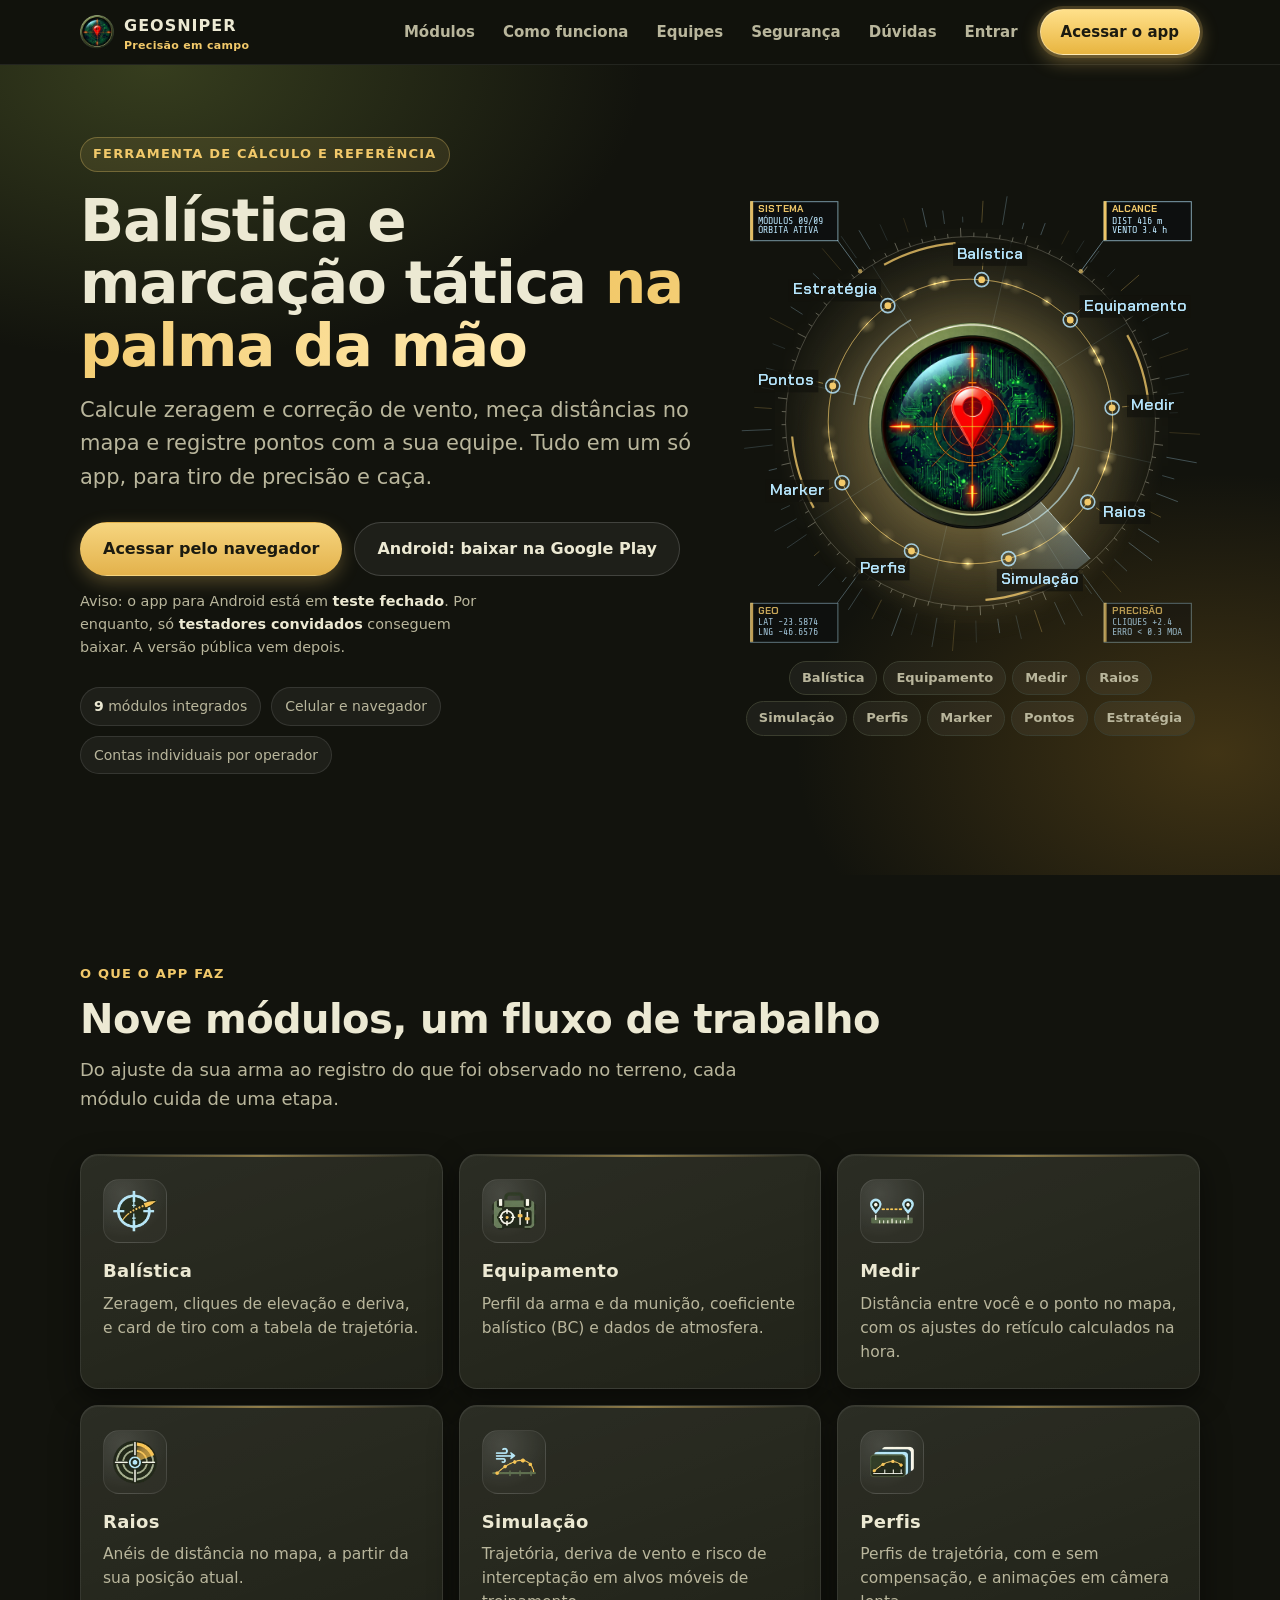
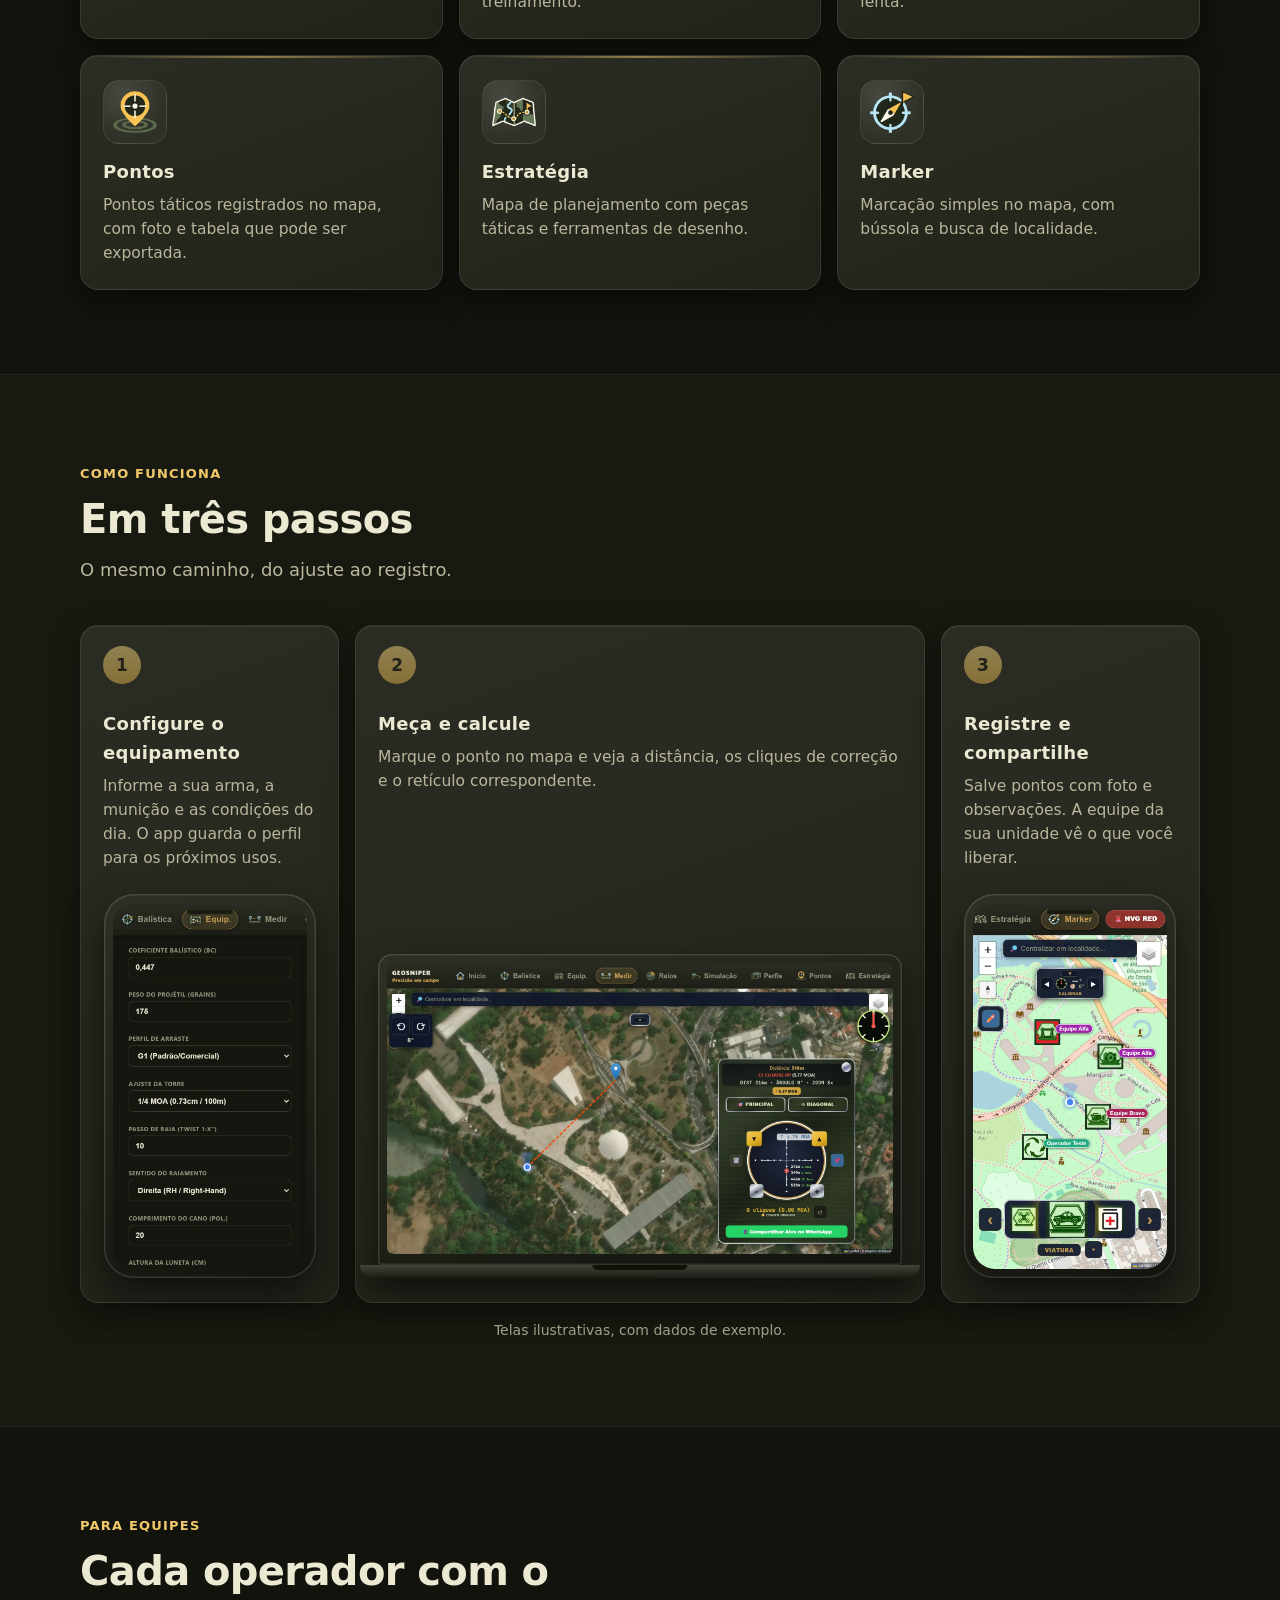
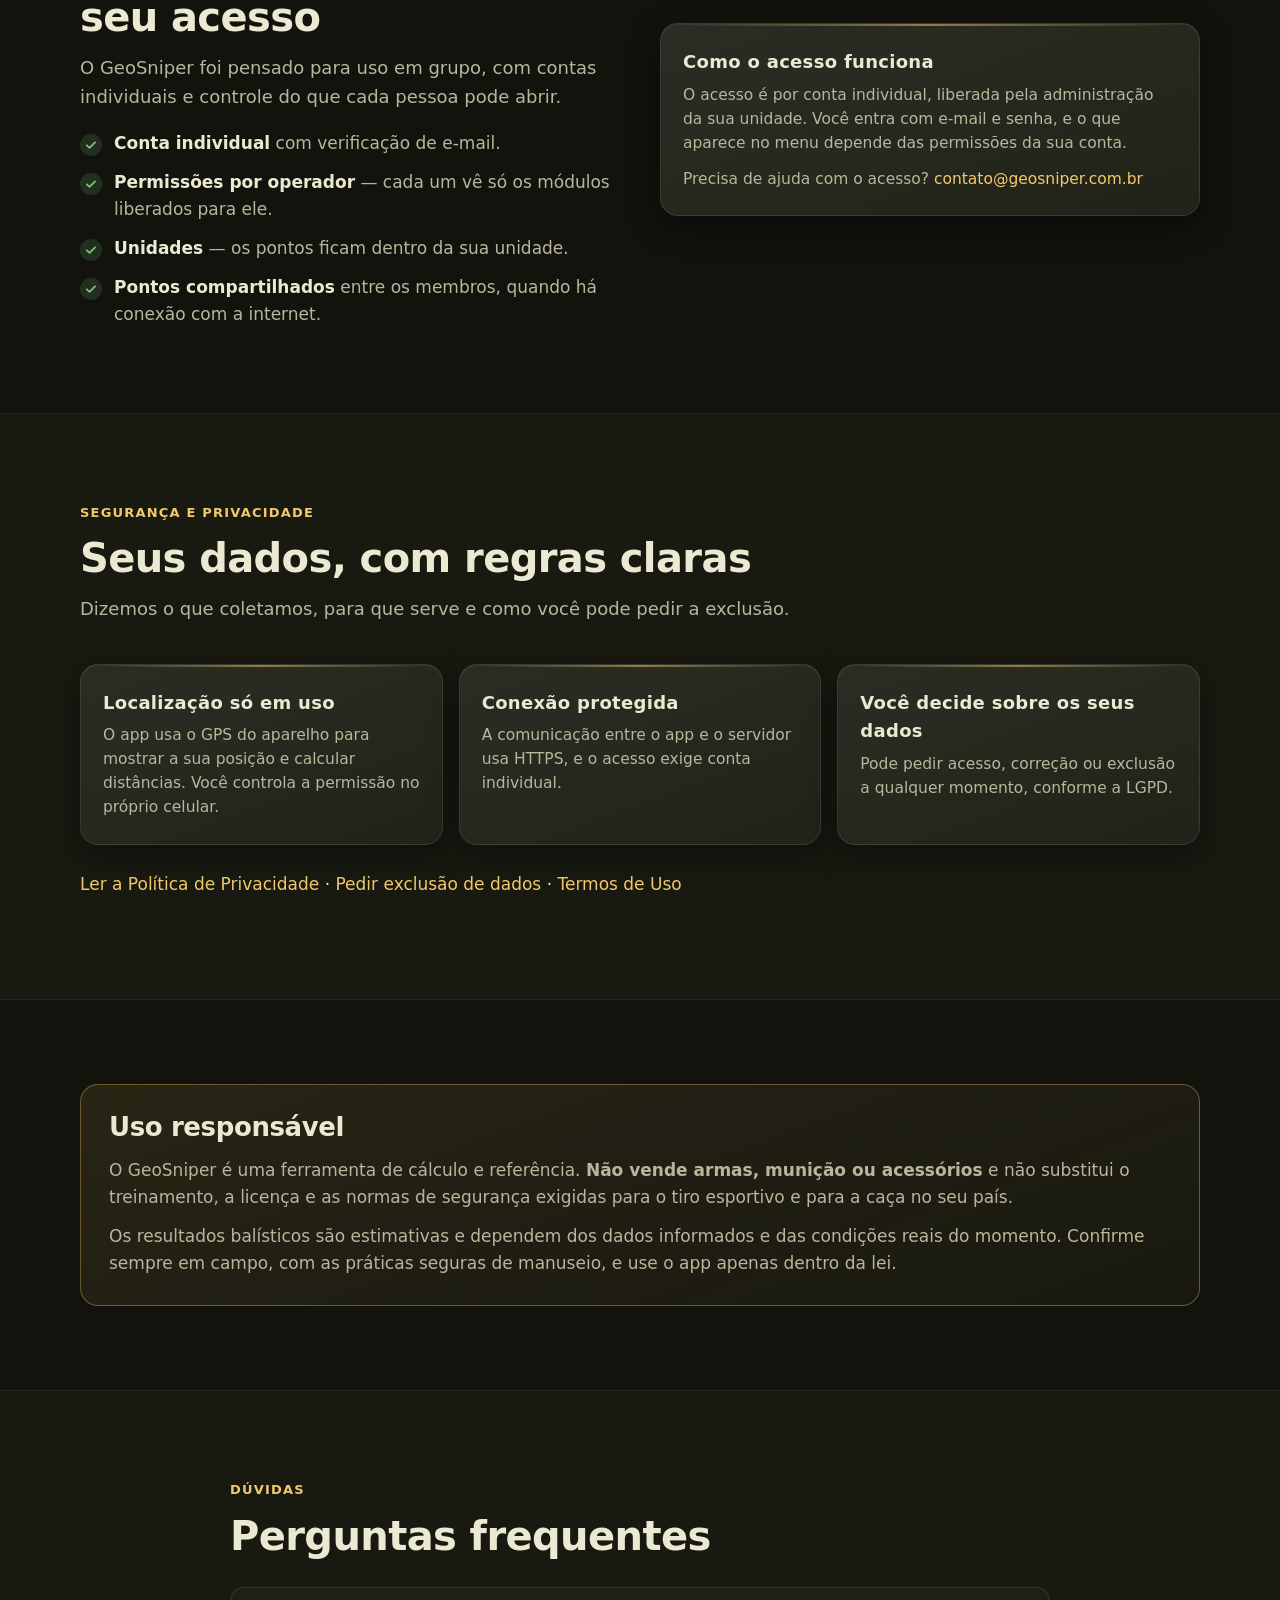
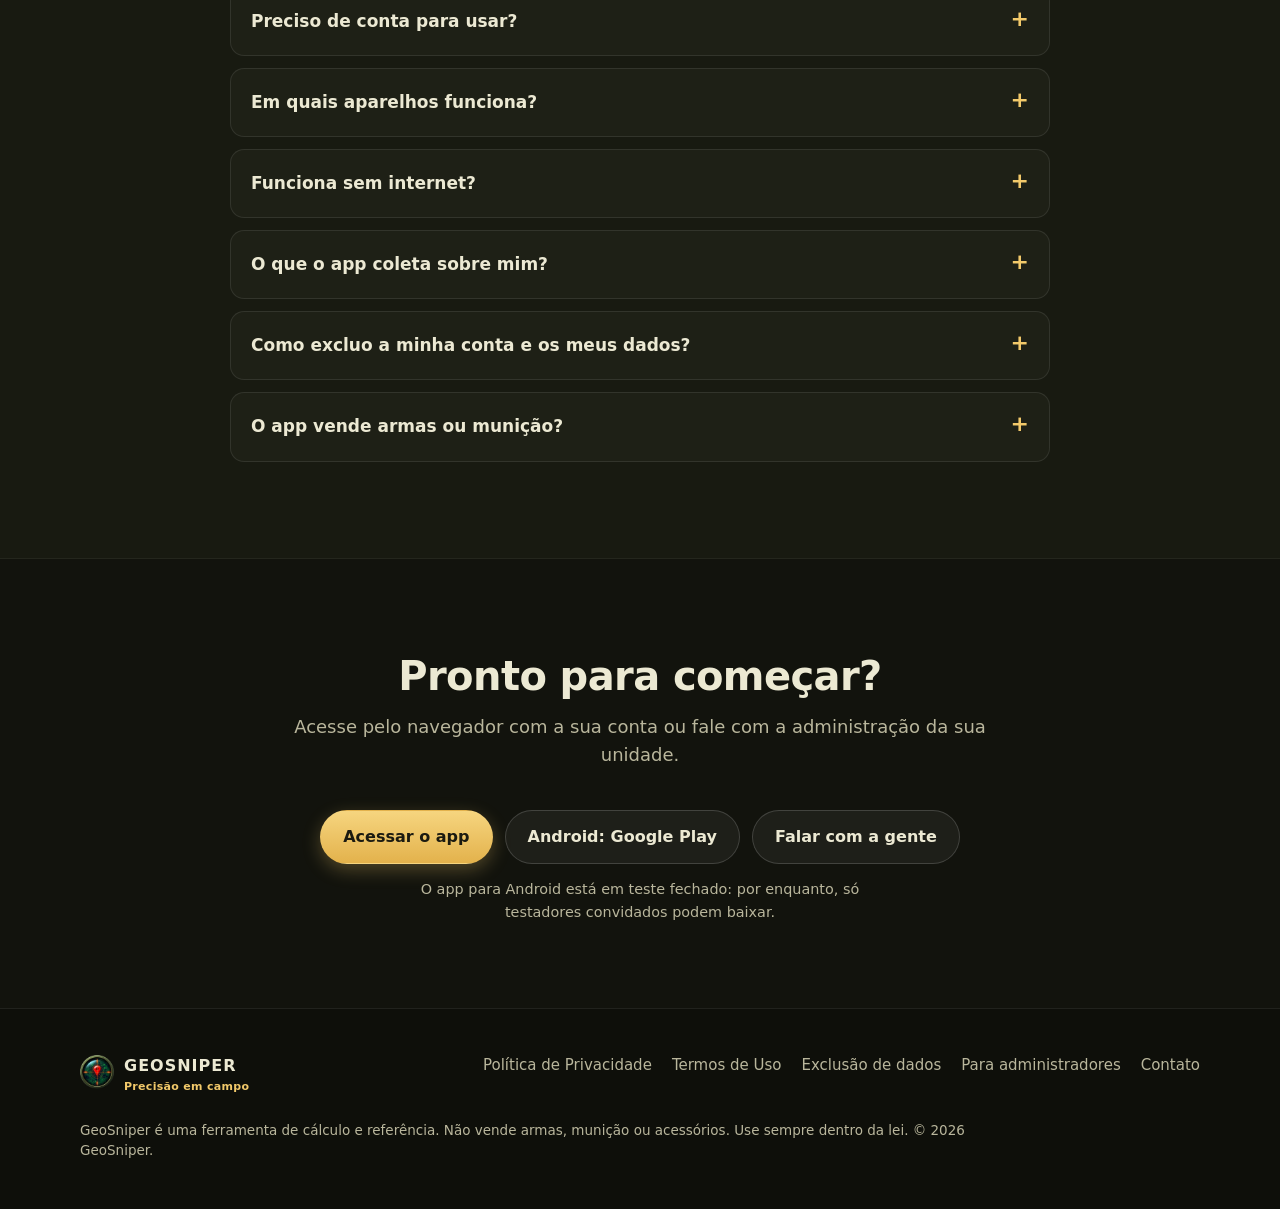
<file: sobre/index.html>
<!doctype html>
<html lang="pt-BR">
<head>
<meta charset="utf-8">
<meta name="viewport" content="width=device-width, initial-scale=1">
<title>GeoSniper — balística, mapas e marcação tática</title>
<meta name="description" content="GeoSniper é uma ferramenta de cálculo para tiro de precisão e caça: zeragem, correção de vento, medição de distância no mapa e marcação de pontos em equipe.">
<meta name="theme-color" content="#12130d">
<link rel="canonical" href="https://geosniper.com.br/sobre/">
<link rel="icon" type="image/png" sizes="32x32" href="img/favicon-32.png">
<link rel="icon" type="image/png" sizes="48x48" href="img/favicon-48.png">
<link rel="apple-touch-icon" href="img/apple-touch-icon.png">
<meta property="og:type" content="website">
<meta property="og:title" content="GeoSniper — precisão em campo">
<meta property="og:description" content="Balística, mapas e marcação tática para tiro de precisão e caça.">
<meta property="og:url" content="https://geosniper.com.br/sobre/">
<meta property="og:image" content="https://geosniper.com.br/sobre/img/og-image.jpg">
<meta property="og:locale" content="pt_BR">
<meta name="twitter:card" content="summary_large_image">
<link rel="preload" href="fonts/chakra-petch-600.woff2" as="font" type="font/woff2" crossorigin>
<link rel="stylesheet" href="style.css?v=20261006">
</head>
<body>
<a class="skip" href="#conteudo">Ir para o conteúdo</a>

<header class="site-header">
  <div class="wrap">
    <a class="brand" href="./" aria-label="GeoSniper, início">
      <img src="img/logo-192.webp" alt="" width="34" height="34">
      <span>GEOSNIPER<small>Precisão em campo</small></span>
    </a>
    <button class="menu-btn" id="menuBtn" type="button" aria-label="Abrir menu" aria-expanded="false" aria-controls="nav">☰</button>
    <nav class="nav" id="nav" aria-label="Principal">
      <a href="#modulos">Módulos</a>
      <a href="#como-funciona">Como funciona</a>
      <a href="#equipes">Equipes</a>
      <a href="#seguranca">Segurança</a>
      <a href="#faq">Dúvidas</a>
      <a href="https://api.geosniper.com.br/login.html">Entrar</a>
      <a class="btn btn-primary btn-sm" href="https://geosniper.com.br/">Acessar o app</a>
    </nav>
  </div>
</header>

<main id="conteudo">

<section class="hero">
  <div class="wrap">
    <div>
      <span class="eyebrow">Ferramenta de cálculo e referência</span>
      <h1>Balística e marcação tática <em>na palma da mão</em></h1>
      <p class="lead">Calcule zeragem e correção de vento, meça distâncias no mapa e registre pontos com a sua equipe. Tudo em um só app, para tiro de precisão e caça.</p>
      <div class="cta">
        <a class="btn btn-primary" href="https://geosniper.com.br/">Acessar pelo navegador</a>
        <a class="btn btn-ghost" href="https://play.google.com/apps/testing/br.com.geosniper.app" target="_blank" rel="noopener">Android: baixar na Google Play</a>
      </div>
      <p class="cta-note">Aviso: o app para Android está em <b>teste fechado</b>. Por enquanto, só <b>testadores convidados</b> conseguem baixar. A versão pública vem depois.</p>
      <ul class="badges" aria-label="Destaques">
        <li><b>9</b> módulos integrados</li>
        <li>Celular e navegador</li>
        <li>Contas individuais por operador</li>
      </ul>
    </div>
    <div class="hero-art hero-3d">
      <img class="globo-fallback" src="img/logo-512.png" alt="Logotipo do GeoSniper: luneta com um marcador de localização vermelho no centro" width="380" height="380">
      <canvas id="globo" aria-hidden="true"></canvas>
      <div id="globoChips" class="chips" role="group" aria-label="Módulos do app: toque para ver os detalhes"></div>
    </div>
  </div>
</section>

<section id="modulos">
  <div class="wrap">
    <span class="kicker">O que o app faz</span>
    <h2>Nove módulos, um fluxo de trabalho</h2>
    <p class="sub">Do ajuste da sua arma ao registro do que foi observado no terreno, cada módulo cuida de uma etapa.</p>
    <div class="grid grid-3">
      <article class="card reveal"><div class="ico"><img src="img/ic-balistica.webp" alt="" width="48" height="48"></div><h3>Balística</h3><p>Zeragem, cliques de elevação e deriva, e card de tiro com a tabela de trajetória.</p></article>
      <article class="card reveal"><div class="ico"><img src="img/ic-equipamento.webp" alt="" width="48" height="48"></div><h3>Equipamento</h3><p>Perfil da arma e da munição, coeficiente balístico (BC) e dados de atmosfera.</p></article>
      <article class="card reveal"><div class="ico"><img src="img/ic-medir.webp" alt="" width="48" height="48"></div><h3>Medir</h3><p>Distância entre você e o ponto no mapa, com os ajustes do retículo calculados na hora.</p></article>
      <article class="card reveal"><div class="ico"><img src="img/ic-raios.webp" alt="" width="48" height="48"></div><h3>Raios</h3><p>Anéis de distância no mapa, a partir da sua posição atual.</p></article>
      <article class="card reveal"><div class="ico"><img src="img/ic-simulacao.webp" alt="" width="48" height="48"></div><h3>Simulação</h3><p>Trajetória, deriva de vento e risco de interceptação em alvos móveis de treinamento.</p></article>
      <article class="card reveal"><div class="ico"><img src="img/ic-perfis.webp" alt="" width="48" height="48"></div><h3>Perfis</h3><p>Perfis de trajetória, com e sem compensação, e animações em câmera lenta.</p></article>
      <article class="card reveal"><div class="ico"><img src="img/ic-pontos.webp" alt="" width="48" height="48"></div><h3>Pontos</h3><p>Pontos táticos registrados no mapa, com foto e tabela que pode ser exportada.</p></article>
      <article class="card reveal"><div class="ico"><img src="img/ic-estrategia.webp" alt="" width="48" height="48"></div><h3>Estratégia</h3><p>Mapa de planejamento com peças táticas e ferramentas de desenho.</p></article>
      <article class="card reveal"><div class="ico"><img src="img/ic-marker.webp" alt="" width="48" height="48"></div><h3>Marker</h3><p>Marcação simples no mapa, com bússola e busca de localidade.</p></article>
    </div>
  </div>
</section>

<section id="como-funciona" class="section-alt">
  <div class="wrap">
    <span class="kicker">Como funciona</span>
    <h2>Em três passos</h2>
    <p class="sub">O mesmo caminho, do ajuste ao registro.</p>
    <div class="grid grid-3 steps steps-shots">
      <div class="card step reveal">
        <h3>Configure o equipamento</h3>
        <p>Informe a sua arma, a munição e as condições do dia. O app guarda o perfil para os próximos usos.</p>
        <figure class="shot">
          <div class="phone"><img src="img/passo-1-equipamento.webp" width="720" height="1360" loading="lazy" decoding="async" style="width:100%;height:auto"
            alt="Tela de configuração do equipamento no celular, com coeficiente balístico, peso do projétil, perfil de arrasto, ajuste da torre e passo de raia"></div>
        </figure>
      </div>
      <div class="card step reveal">
        <h3>Meça e calcule</h3>
        <p>Marque o ponto no mapa e veja a distância, os cliques de correção e o retículo correspondente.</p>
        <figure class="shot">
          <div class="laptop">
            <div class="lid"><img src="img/passo-2-medir-desktop.webp" width="1770" height="1020" loading="lazy" decoding="async" style="width:100%;height:auto"
              alt="Aba Medir no computador: ponto marcado no mapa com a linha até a posição do operador e o balão com distância, cliques de correção e retículo"></div>
            <div class="base" aria-hidden="true"></div>
          </div>
        </figure>
      </div>
      <div class="card step reveal">
        <h3>Registre e compartilhe</h3>
        <p>Salve pontos com foto e observações. A equipe da sua unidade vê o que você liberar.</p>
        <figure class="shot">
          <div class="phone"><img src="img/passo-3-marker.webp" width="720" height="1360" loading="lazy" decoding="async" style="width:100%;height:auto"
            alt="Aba Marker no celular: pontos no mapa, cada um com o nome de quem o marcou, e a barra de escolha do tipo de ponto"></div>
        </figure>
      </div>
    </div>
    <p class="shot-note">Telas ilustrativas, com dados de exemplo.</p>
  </div>
</section>

<section id="equipes">
  <div class="wrap split">
    <div>
      <span class="kicker">Para equipes</span>
      <h2>Cada operador com o seu acesso</h2>
      <p class="sub" style="margin-bottom:0">O GeoSniper foi pensado para uso em grupo, com contas individuais e controle do que cada pessoa pode abrir.</p>
      <ul class="list">
        <li><strong>Conta individual</strong> <span>com verificação de e-mail.</span></li>
        <li><strong>Permissões por operador</strong> <span>— cada um vê só os módulos liberados para ele.</span></li>
        <li><strong>Unidades</strong> <span>— os pontos ficam dentro da sua unidade.</span></li>
        <li><strong>Pontos compartilhados</strong> <span>entre os membros, quando há conexão com a internet.</span></li>
      </ul>
    </div>
    <div class="card reveal">
      <h3 style="margin-top:0">Como o acesso funciona</h3>
      <p>O acesso é por conta individual, liberada pela administração da sua unidade. Você entra com e-mail e senha, e o que aparece no menu depende das permissões da sua conta.</p>
      <p style="margin-top:12px">Precisa de ajuda com o acesso? <a href="mailto:contato@geosniper.com.br">contato@geosniper.com.br</a></p>
    </div>
  </div>
</section>

<section id="seguranca" class="section-alt">
  <div class="wrap">
    <span class="kicker">Segurança e privacidade</span>
    <h2>Seus dados, com regras claras</h2>
    <p class="sub">Dizemos o que coletamos, para que serve e como você pode pedir a exclusão.</p>
    <div class="grid grid-3">
      <div class="card reveal"><h3 style="margin-top:0">Localização só em uso</h3><p>O app usa o GPS do aparelho para mostrar a sua posição e calcular distâncias. Você controla a permissão no próprio celular.</p></div>
      <div class="card reveal"><h3 style="margin-top:0">Conexão protegida</h3><p>A comunicação entre o app e o servidor usa HTTPS, e o acesso exige conta individual.</p></div>
      <div class="card reveal"><h3 style="margin-top:0">Você decide sobre os seus dados</h3><p>Pode pedir acesso, correção ou exclusão a qualquer momento, conforme a LGPD.</p></div>
    </div>
    <p style="margin-top:26px"><a href="privacidade.html">Ler a Política de Privacidade</a> · <a href="exclusao.html">Pedir exclusão de dados</a> · <a href="termos.html">Termos de Uso</a></p>
  </div>
</section>

<section id="uso-responsavel">
  <div class="wrap">
    <div class="notice reveal">
      <h2>Uso responsável</h2>
      <p>O GeoSniper é uma ferramenta de cálculo e referência. <strong>Não vende armas, munição ou acessórios</strong> e não substitui o treinamento, a licença e as normas de segurança exigidas para o tiro esportivo e para a caça no seu país.</p>
      <p>Os resultados balísticos são estimativas e dependem dos dados informados e das condições reais do momento. Confirme sempre em campo, com as práticas seguras de manuseio, e use o app apenas dentro da lei.</p>
    </div>
  </div>
</section>

<section id="faq" class="section-alt">
  <div class="wrap" style="width:min(820px,100% - 40px)">
    <span class="kicker">Dúvidas</span>
    <h2>Perguntas frequentes</h2>
    <div style="margin-top:28px">
      <details><summary>Preciso de conta para usar?</summary><p>Sim. O acesso é por conta individual, liberada pela administração da sua unidade.</p></details>
      <details><summary>Em quais aparelhos funciona?</summary><p>No navegador do celular ou do computador. Existe também o aplicativo para Android, em teste fechado na Google Play: por enquanto, só testadores convidados podem baixar. No iPhone, abra o site no Safari, toque em Compartilhar e depois em Adicionar à Tela de Início: ele passa a abrir como um aplicativo (não está na App Store).</p></details>
      <details><summary>Funciona sem internet?</summary><p>Hoje o app precisa de conexão para carregar os mapas e sincronizar os pontos. Planeje o uso em áreas com sinal.</p></details>
      <details><summary>O que o app coleta sobre mim?</summary><p>Dados da conta, a sua localização enquanto usa o app e as fotos e pontos que você registrar. O detalhe está na <a href="privacidade.html">Política de Privacidade</a>.</p></details>
      <details><summary>Como excluo a minha conta e os meus dados?</summary><p>Envie o pedido pela página <a href="exclusao.html">Exclusão de dados</a>. Explicamos lá o que é apagado e em quanto tempo.</p></details>
      <details><summary>O app vende armas ou munição?</summary><p>Não. O GeoSniper é apenas uma ferramenta de cálculo e referência.</p></details>
    </div>
  </div>
</section>

<section class="final">
  <div class="wrap">
    <h2>Pronto para começar?</h2>
    <p class="sub" style="margin-left:auto;margin-right:auto">Acesse pelo navegador com a sua conta ou fale com a administração da sua unidade.</p>
    <div class="cta">
      <a class="btn btn-primary" href="https://geosniper.com.br/">Acessar o app</a>
      <a class="btn btn-ghost" href="https://play.google.com/apps/testing/br.com.geosniper.app" target="_blank" rel="noopener">Android: Google Play</a>
      <a class="btn btn-ghost" href="mailto:contato@geosniper.com.br">Falar com a gente</a>
    </div>
    <p class="cta-note">O app para Android está em teste fechado: por enquanto, só testadores convidados podem baixar.</p>
  </div>
</section>

</main>

<footer class="site-footer">
  <div class="wrap">
    <div class="footer-grid">
      <div>
        <a class="brand" href="./"><img src="img/logo-192.webp" alt="" width="34" height="34"><span>GEOSNIPER<small>Precisão em campo</small></span></a>
      </div>
      <ul class="footer-links">
        <li><a href="privacidade.html">Política de Privacidade</a></li>
        <li><a href="termos.html">Termos de Uso</a></li>
        <li><a href="exclusao.html">Exclusão de dados</a></li>
        <li><a href="administradores.html">Para administradores</a></li>
        <li><a href="mailto:contato@geosniper.com.br">Contato</a></li>
      </ul>
    </div>
    <p class="footer-note">GeoSniper é uma ferramenta de cálculo e referência. Não vende armas, munição ou acessórios. Use sempre dentro da lei. © 2026 GeoSniper.</p>
  </div>
</footer>

<script src="app.js"></script>
<script src="globo.js?v=20261006" defer></script>
</body>
</html>
</file>
<file: sobre/style.css>
@font-face { font-family: 'Chakra Petch'; font-style: normal; font-weight: 500; font-display: swap; src: url(fonts/chakra-petch-500.woff2) format('woff2'); }
@font-face { font-family: 'Chakra Petch'; font-style: normal; font-weight: 600; font-display: swap; src: url(fonts/chakra-petch-600.woff2) format('woff2'); }
@font-face { font-family: 'Chakra Petch'; font-style: normal; font-weight: 700; font-display: swap; src: url(fonts/chakra-petch-700.woff2) format('woff2'); }
@font-face { font-family: 'Share Tech Mono'; font-style: normal; font-weight: 400; font-display: swap; src: url(fonts/share-tech-mono-400.woff2) format('woff2'); }
:root {
  --bg: #12130d;
  --bg-2: #181a11;
  --surface: #1e2016;
  --surface-2: #262a1c;
  --line: #3a3d2e;
  --ink: #ece9d3;
  --muted: #b9b69c;
  --accent: #f2c96a;
  --accent-2: #b5e4fb;
  --action: #3f74a8;
  --ok: #7bc47f;
  --radius: 18px;
  --shadow: 0 10px 30px rgba(0, 0, 0, 0.45);
  --font: system-ui, -apple-system, "Segoe UI", Roboto, "Helvetica Neue", Arial, sans-serif;
}

* { box-sizing: border-box; }
html { scroll-behavior: smooth; scroll-padding-top: 76px; }
body {
  margin: 0; background: var(--bg); color: var(--ink); font-family: var(--font); line-height: 1.6;
  font-size: 17px; -webkit-font-smoothing: antialiased;
}
img { max-width: 100%; display: block; }
a { color: var(--accent); text-decoration: none; }
a:hover { text-decoration: underline; }
:focus-visible { outline: 3px solid var(--accent-2); outline-offset: 3px; border-radius: 6px; }

.skip { position: absolute; left: -999px; top: 8px; background: var(--accent); color: #1a1a10; padding: 10px 14px; border-radius: 8px; z-index: 100; font-weight: 700; }
.skip:focus { left: 8px; }

.wrap { width: min(1120px, 100% - 40px); margin: 0 auto; }

/* ---------- cabeçalho ---------- */
.site-header { position: sticky; top: 0; z-index: 50; background: rgba(18, 19, 13, 0.82); backdrop-filter: blur(14px); -webkit-backdrop-filter: blur(14px);
  border-bottom: 1px solid rgba(255, 255, 255, 0.08); }
.site-header .wrap { display: flex; align-items: center; justify-content: space-between; gap: 16px; height: 64px; }
.brand { display: flex; align-items: center; gap: 10px; color: var(--ink); font-weight: 800; letter-spacing: 1px; font-size: 16px; }
.brand:hover { text-decoration: none; }
.brand img { width: 34px; height: 34px; }
.brand small { display: block; color: var(--accent); font-weight: 700; letter-spacing: 0.3px; font-size: 11px; line-height: 1; margin-top: 2px; }
.nav { display: flex; align-items: center; gap: 4px; }
.nav a { color: var(--muted); padding: 8px 12px; border-radius: 999px; font-size: 15px; font-weight: 600; }
.nav a:hover { color: var(--ink); background: rgba(255, 255, 255, 0.07); text-decoration: none; }
.nav .btn { margin-left: 6px; }
.menu-btn { display: none; background: var(--surface); color: var(--ink); border: 1px solid var(--line); border-radius: 12px; width: 44px; height: 44px; font-size: 20px; cursor: pointer; }

/* ---------- botões ---------- */
.btn { display: inline-flex; align-items: center; justify-content: center; gap: 8px; font: inherit; font-weight: 700; font-size: 16px; cursor: pointer;
  padding: 13px 22px; border-radius: 999px; border: 1px solid transparent; transition: transform .18s ease, box-shadow .18s ease, background .18s ease; }
.btn:hover { text-decoration: none; transform: translateY(-2px); }
.btn-primary { background: linear-gradient(180deg, #f6d57f, #e3b24c); color: #1b1a10; box-shadow: 0 6px 18px rgba(242, 201, 106, 0.28); }
.btn-primary:hover { box-shadow: 0 10px 26px rgba(242, 201, 106, 0.4); }
.btn-ghost { background: rgba(255, 255, 255, 0.05); color: var(--ink); border-color: rgba(255, 255, 255, 0.16); }
.btn-ghost:hover { background: rgba(255, 255, 255, 0.1); }
.btn-soon { background: transparent; color: var(--muted); border: 1px dashed var(--line); cursor: default; }
.btn-soon:hover { transform: none; }
.cta-note { margin: 14px 0 0; font-size: 0.9rem; color: var(--muted); max-width: 46ch; }
.cta-note b { color: var(--ink); font-weight: 600; }
.final .cta-note { margin-left: auto; margin-right: auto; text-align: center; max-width: 52ch; }
.btn-sm { padding: 9px 16px; font-size: 14px; }

/* ---------- hero ---------- */
.hero { position: relative; overflow: hidden; padding: 72px 0 84px;
  background:
    radial-gradient(700px 420px at 12% 0%, rgba(84, 96, 44, 0.55), transparent 70%),
    radial-gradient(600px 400px at 95% 85%, rgba(122, 92, 30, 0.45), transparent 70%),
    var(--bg); }
.hero .wrap { display: grid; grid-template-columns: 1.15fr 0.85fr; align-items: center; gap: 40px; }
.eyebrow { display: inline-flex; align-items: center; gap: 8px; font-size: 13px; font-weight: 800; letter-spacing: 1.2px; text-transform: uppercase; color: var(--accent);
  background: rgba(242, 201, 106, 0.1); border: 1px solid rgba(242, 201, 106, 0.3); padding: 6px 12px; border-radius: 999px; }
h1 { font-size: clamp(34px, 5.2vw, 58px); line-height: 1.08; margin: 18px 0 16px; letter-spacing: -0.02em; font-weight: 850; }
h1 em { font-style: normal; background: linear-gradient(90deg, var(--accent), #ffe9ae); -webkit-background-clip: text; background-clip: text; color: transparent; }
.lead { font-size: clamp(18px, 2vw, 21px); color: var(--muted); max-width: 34em; margin: 0 0 28px; }
.cta { display: flex; flex-wrap: wrap; gap: 12px; }
.badges { display: flex; flex-wrap: wrap; gap: 10px; margin-top: 28px; padding: 0; list-style: none; }
.badges li { font-size: 14px; color: var(--muted); background: rgba(255, 255, 255, 0.05); border: 1px solid rgba(255, 255, 255, 0.1); padding: 7px 13px; border-radius: 999px; }
.badges b { color: var(--ink); }

.hero-art { position: relative; display: grid; place-items: center; }
.hero-art::before { content: ""; position: absolute; width: 78%; aspect-ratio: 1; border-radius: 50%;
  background: radial-gradient(circle, rgba(242, 201, 106, 0.28), transparent 68%); filter: blur(8px); }
.hero-art img { position: relative; width: min(380px, 80%); height: auto; aspect-ratio: 1; filter: drop-shadow(0 20px 40px rgba(0, 0, 0, 0.55)); animation: float 6s ease-in-out infinite; }
@keyframes float { 0%, 100% { transform: translateY(0); } 50% { transform: translateY(-10px); } }

/* ---------- seções ---------- */
section { padding: 84px 0; }
.section-alt { background: var(--bg-2); border-top: 1px solid rgba(255, 255, 255, 0.05); border-bottom: 1px solid rgba(255, 255, 255, 0.05); }
.kicker { color: var(--accent); font-weight: 800; letter-spacing: 1.2px; font-size: 13px; text-transform: uppercase; }
h2 { font-size: clamp(28px, 3.6vw, 40px); line-height: 1.15; margin: 10px 0 14px; letter-spacing: -0.015em; font-weight: 800; }
.sub { color: var(--muted); max-width: 40em; margin: 0 0 40px; font-size: 18px; }

.grid { display: grid; gap: 16px; }
.grid-3 { grid-template-columns: repeat(3, 1fr); }
.grid-2 { grid-template-columns: repeat(2, 1fr); }

.card { position: relative; background: linear-gradient(160deg, rgba(255, 255, 255, 0.06), rgba(255, 255, 255, 0.015)), var(--surface);
  border: 1px solid rgba(255, 255, 255, 0.09); border-radius: var(--radius); padding: 24px 22px; box-shadow: 0 1px 0 rgba(255, 255, 255, 0.05) inset, var(--shadow);
  transition: transform .2s ease, border-color .2s ease; }
.card::before { content: ""; position: absolute; top: 0; left: 22px; right: 22px; height: 2px; background: linear-gradient(90deg, transparent, var(--accent), transparent); opacity: .5; }
.card:hover { transform: translateY(-4px); border-color: rgba(242, 201, 106, 0.5); }
.card h3 { margin: 14px 0 6px; font-size: 18px; letter-spacing: 0.3px; }
.card p { margin: 0; color: var(--muted); font-size: 15.5px; line-height: 1.55; }
.ico { width: 64px; height: 64px; border-radius: 16px; display: grid; place-items: center; background: radial-gradient(circle at 30% 22%, rgba(255, 255, 255, 0.14), rgba(255, 255, 255, 0.03) 68%);
  border: 1px solid rgba(255, 255, 255, 0.09); }
.ico img { width: 48px; height: 48px; object-fit: contain; }

.steps { counter-reset: s; }
.step { position: relative; padding-top: 70px; }
.step::before { counter-increment: s; content: counter(s); position: absolute; top: 20px; left: 22px; width: 38px; height: 38px; border-radius: 50%; display: grid; place-items: center;
  font-weight: 850; color: #1b1a10; background: linear-gradient(180deg, #f6d57f, #e3b24c); }

.split { display: grid; grid-template-columns: 1fr 1fr; gap: 40px; align-items: center; }
.list { list-style: none; padding: 0; margin: 18px 0 0; display: grid; gap: 12px; }
.list li { position: relative; padding-left: 34px; color: var(--ink); }
.list li::before { content: ""; position: absolute; left: 0; top: 4px; width: 22px; height: 22px; border-radius: 50%;
  background: rgba(123, 196, 127, 0.16) url("data:image/svg+xml,%3Csvg xmlns='http://www.w3.org/2000/svg' viewBox='0 0 24 24' fill='none' stroke='%237bc47f' stroke-width='3' stroke-linecap='round' stroke-linejoin='round'%3E%3Cpath d='M5 12.5l4.5 4.5L19 7.5'/%3E%3C/svg%3E") center/14px no-repeat; }
.list li span { color: var(--muted); }

.notice { border: 1px solid rgba(242, 201, 106, 0.35); background: linear-gradient(160deg, rgba(242, 201, 106, 0.1), rgba(242, 201, 106, 0.03)); border-radius: var(--radius); padding: 28px; }
.notice h2 { margin-top: 0; font-size: 26px; }
.notice p { color: var(--muted); margin: 0 0 12px; }
.notice p:last-child { margin-bottom: 0; }

details { background: var(--surface); border: 1px solid rgba(255, 255, 255, 0.09); border-radius: 14px; padding: 4px 20px; margin-bottom: 12px; }
summary { cursor: pointer; font-weight: 700; padding: 16px 0; list-style: none; display: flex; justify-content: space-between; gap: 12px; }
summary::-webkit-details-marker { display: none; }
summary::after { content: "+"; color: var(--accent); font-size: 22px; line-height: 1; transition: transform .2s ease; }
details[open] summary::after { transform: rotate(45deg); }
details p { margin: 0 0 16px; color: var(--muted); }

.final { text-align: center; }
.final .cta { justify-content: center; }

/* ---------- rodapé ---------- */
.site-footer { border-top: 1px solid rgba(255, 255, 255, 0.08); background: #0e0f0a; padding: 44px 0 34px; color: var(--muted); font-size: 15px; }
.footer-grid { display: flex; flex-wrap: wrap; justify-content: space-between; gap: 28px; }
.footer-links { display: flex; flex-wrap: wrap; gap: 6px 20px; list-style: none; padding: 0; margin: 0; }
.footer-links a { color: var(--muted); }
.footer-links a:hover { color: var(--accent); }
.footer-note { margin-top: 28px; font-size: 13.5px; line-height: 1.55; max-width: 70em; }

/* ---------- páginas de texto (privacidade, termos) ---------- */
.doc { padding: 56px 0 84px; }
.doc .wrap { width: min(820px, 100% - 40px); }
.doc h1 { font-size: clamp(30px, 4.4vw, 44px); margin: 8px 0 8px; }
.doc .meta { color: var(--muted); font-size: 15px; margin-bottom: 34px; }
.doc h2 { font-size: 24px; margin: 42px 0 10px; }
.doc h3 { font-size: 18px; margin: 24px 0 6px; }
.doc p, .doc li { color: #d4d1b9; }
.doc ul { padding-left: 22px; }
.doc li { margin-bottom: 6px; }
.doc table { width: 100%; border-collapse: collapse; margin: 14px 0 6px; font-size: 15.5px; }
.doc th, .doc td { text-align: left; vertical-align: top; padding: 11px 12px; border-bottom: 1px solid var(--line); }
.doc th { color: var(--accent); font-size: 13px; letter-spacing: .8px; text-transform: uppercase; }
.callout { border-left: 4px solid var(--accent); background: var(--surface); padding: 14px 18px; border-radius: 0 12px 12px 0; margin: 18px 0; color: var(--muted); }

/* ---------- animação de entrada ---------- */
.reveal { opacity: 0; transform: translateY(18px); transition: opacity .6s ease, transform .6s ease; }
.reveal.in { opacity: 1; transform: none; }
@media (prefers-reduced-motion: reduce) {
  html { scroll-behavior: auto; }
  .reveal { opacity: 1; transform: none; transition: none; }
  .hero-art img { animation: none; }
  .btn, .card { transition: none; }
}

/* ---------- responsivo ---------- */
@media (max-width: 900px) {
  .hero .wrap, .split { grid-template-columns: 1fr; }
  .hero { padding: 44px 0 56px; }
  .hero-art { order: -1; }
  .hero-art img { width: min(170px, 46%); }
  .hero-art::before { width: 62%; }
  .grid-3 { grid-template-columns: repeat(2, 1fr); }
  section { padding: 60px 0; }
}
@media (max-width: 640px) {
  body { font-size: 16.5px; }
  .grid-3, .grid-2 { grid-template-columns: 1fr; }
  .menu-btn { display: inline-grid; place-items: center; }
  .nav { display: none; position: absolute; top: 64px; left: 0; right: 0; flex-direction: column; align-items: stretch; gap: 4px; padding: 12px 20px 18px;
    background: rgba(18, 19, 13, 0.97); border-bottom: 1px solid var(--line); }
  .nav.open { display: flex; }
  .nav a { padding: 12px 14px; }
  .nav .btn { margin: 6px 0 0; }
  .cta .btn { width: 100%; }
}

/* Botão principal do menu: a regra ".nav a" deixava o texto cinza sobre fundo dourado (pouco contraste) */
.nav a.btn-primary { color: #1b1a10; font-weight: 800; font-size: 15px; padding: 10px 20px;
  background: linear-gradient(180deg, #ffe08a, #e8b540); border: 1px solid rgba(255, 255, 255, 0.35);
  box-shadow: 0 0 0 3px rgba(242, 201, 106, 0.18), 0 6px 18px rgba(242, 201, 106, 0.4); }
.nav a.btn-primary:hover { color: #000; background: linear-gradient(180deg, #fff0b8, #f0c050); text-decoration: none;
  box-shadow: 0 0 0 4px rgba(242, 201, 106, 0.28), 0 10px 26px rgba(242, 201, 106, 0.55); }

/* ---------- telas do app nos três passos ---------- */
.step { display: flex; flex-direction: column; }
.shot { margin: 24px 0 0; flex: 1; display: flex; align-items: flex-end; justify-content: center; }
.phone { position: relative; width: min(212px, 100%); padding: 9px; border-radius: 30px; background: linear-gradient(160deg, #2e3024, #13140e);
  box-shadow: inset 0 0 0 1.5px rgba(255, 255, 255, 0.13), 0 16px 36px rgba(0, 0, 0, 0.55); }
.phone::before { content: ""; position: absolute; top: 15px; left: 50%; width: 46px; height: 5px; border-radius: 5px; background: rgba(0, 0, 0, 0.55); transform: translateX(-50%); z-index: 2; }
.phone img { width: 100%; height: auto; border-radius: 22px; background: var(--bg); }
.laptop { width: 100%; }
.laptop .lid { padding: 9px 9px 11px; border-radius: 14px 14px 4px 4px; background: linear-gradient(160deg, #2e3024, #13140e);
  box-shadow: inset 0 0 0 1.5px rgba(255, 255, 255, 0.13), 0 16px 36px rgba(0, 0, 0, 0.55); }
.laptop .lid img { width: 100%; height: auto; border-radius: 6px; background: var(--bg); }
.laptop .base { position: relative; height: 13px; margin: 0 -3.5%; border-radius: 0 0 16px 16px; background: linear-gradient(#41443a, #1a1b13); box-shadow: 0 10px 22px rgba(0, 0, 0, 0.5); }
.laptop .base::after { content: ""; position: absolute; top: 0; left: 50%; width: 17%; height: 5px; border-radius: 0 0 9px 9px; background: #101109; transform: translateX(-50%); }
.shot-note { margin: 16px 0 0; color: var(--muted); font-size: 14px; text-align: center; opacity: .85; }
@media (min-width: 1001px) { .steps-shots { grid-template-columns: 1fr 2.2fr 1fr; } }
@media (max-width: 1000px) {
  .steps-shots { grid-template-columns: 1fr; }
  .steps-shots .step { max-width: 560px; margin: 0 auto; width: 100%; }
}

/* ---------- HUD orbital do hero (globo.js) ---------- */
.hero-3d { gap: 10px; }
.hero-3d canvas { position: relative; display: none; aspect-ratio: 1; width: 100%; max-width: 470px; touch-action: pan-y; -webkit-tap-highlight-color: transparent; }
.hero-3d.ativo canvas { display: block; }
.hero-3d.ativo .globo-fallback { display: none; }
.chips { position: relative; display: flex; flex-wrap: wrap; justify-content: center; gap: 6px; max-width: 470px; }
.chips:empty { display: none; }
.chips button { font: inherit; font-size: 13px; font-weight: 600; color: var(--muted); background: rgba(255,255,255,.05); border: 1px solid var(--line);
  border-radius: 999px; padding: 6px 12px; cursor: pointer; transition: color .15s, border-color .15s, background .15s; }
.chips button:hover, .chips button[aria-pressed="true"] { color: var(--ink); border-color: var(--accent); background: rgba(242,201,106,.12); }
.card-destaque { outline: 2px solid var(--accent); box-shadow: 0 0 0 6px rgba(242,201,106,.18), var(--shadow); transition: box-shadow .3s; }
@media (max-width: 900px) { .hero-3d canvas { max-width: 330px; } }
@media (max-width: 640px) { .hero-3d canvas { max-width: 270px; } .chips button { font-size: 12px; padding: 5px 10px; } }
</file>
